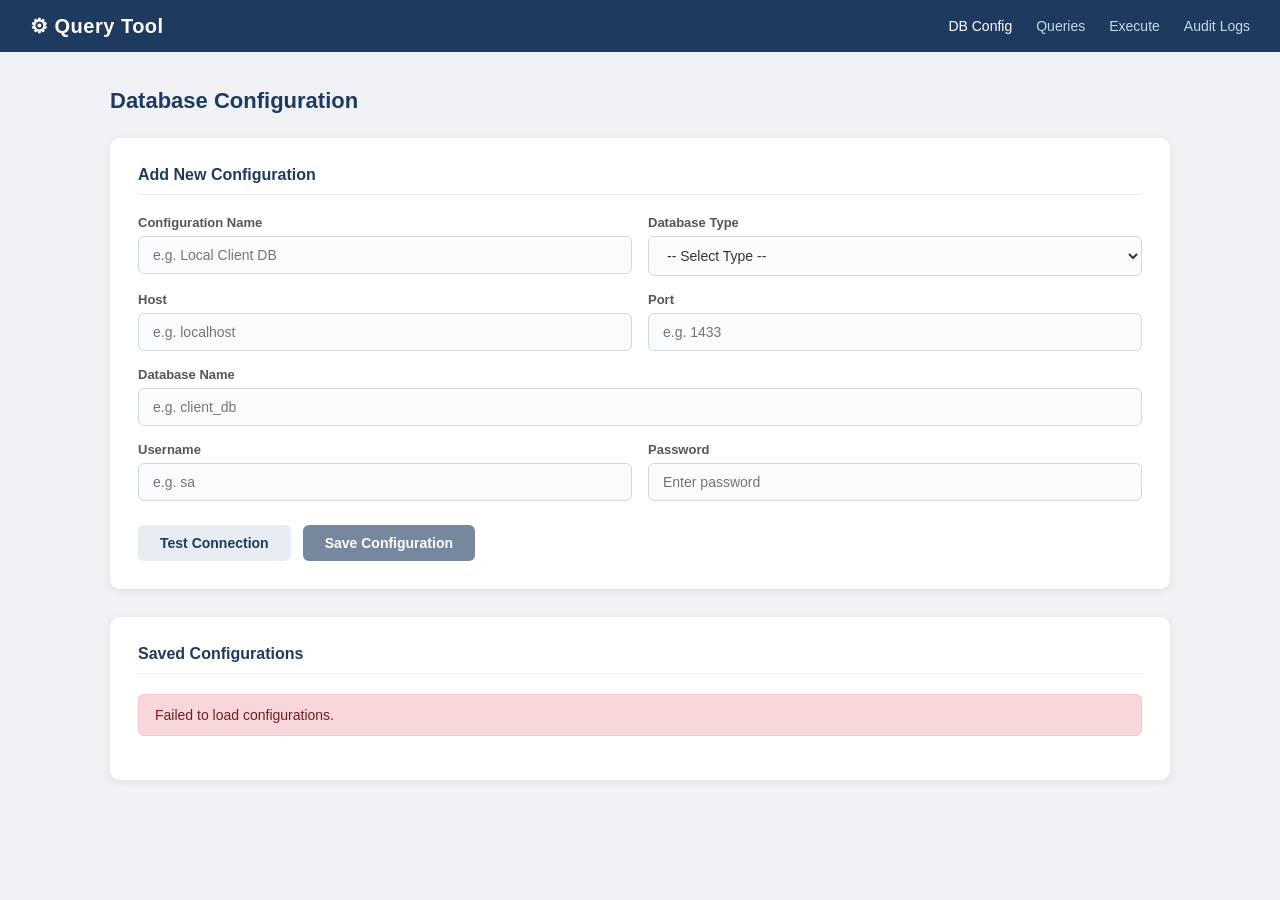
<file: Frontend/index.html>
<!doctype html>
<html lang="en">
  <head>
    <meta charset="UTF-8" />
    <meta name="viewport" content="width=device-width, initial-scale=1.0" />
    <title>Query Tool — DB Config</title>
    <link rel="stylesheet" href="css/style.css" />
  </head>
  <body>
    <!-- ── Navbar ── -->
    <nav class="navbar">
      <a href="index.html" class="brand">⚙ Query Tool</a>
      <ul class="nav-links">
        <li><a href="index.html" class="active">DB Config</a></li>
        <li><a href="query-management.html">Queries</a></li>
        <li><a href="query-execution.html">Execute</a></li>
        <li><a href="audit-logs.html">Audit Logs</a></li>
      </ul>
    </nav>

    <!-- ── Page Content ── -->
    <div class="container">
      <h1 class="page-title">Database Configuration</h1>

      <!-- ── Add Config Form Card ── -->
      <div class="card">
        <h2 class="card-title">Add New Configuration</h2>

        <!-- Alert Box -->
        <div id="formAlert" class="alert"></div>

        <div class="form-row">
          <div class="form-group">
            <label for="dbName">Configuration Name</label>
            <input type="text" id="dbName" placeholder="e.g. Local Client DB" />
          </div>
          <div class="form-group">
            <label for="dbType">Database Type</label>
            <select id="dbType">
              <option value="">-- Select Type --</option>
              <option value="MSSQL">MSSQL</option>
              <option value="MYSQL">MySQL</option>
              <option value="POSTGRESQL">PostgreSQL</option>
            </select>
          </div>
        </div>

        <div class="form-row">
          <div class="form-group">
            <label for="host">Host</label>
            <input type="text" id="host" placeholder="e.g. localhost" />
          </div>
          <div class="form-group">
            <label for="port">Port</label>
            <input type="number" id="port" placeholder="e.g. 1433" />
          </div>
        </div>

        <div class="form-group">
          <label for="databaseName">Database Name</label>
          <input type="text" id="databaseName" placeholder="e.g. client_db" />
        </div>

        <div class="form-row">
          <div class="form-group">
            <label for="username">Username</label>
            <input type="text" id="username" placeholder="e.g. sa" />
          </div>
          <div class="form-group">
            <label for="password">Password</label>
            <input type="password" id="password" placeholder="Enter password" />
          </div>
        </div>

        <!-- Buttons -->
        <div class="btn-group">
          <button class="btn btn-secondary" id="testBtn">
            Test Connection
          </button>
          <button class="btn btn-primary" id="saveBtn" disabled>
            Save Configuration
          </button>
        </div>
      </div>

      <!-- ── Saved Configurations Table Card ── -->
      <div class="card">
        <h2 class="card-title">Saved Configurations</h2>

        <!-- Alert Box -->
        <div id="tableAlert" class="alert"></div>

        <!-- Spinner -->
        <div id="tableSpinner" class="spinner">Loading configurations...</div>

        <!-- Table -->
        <div class="table-wrapper" id="tableWrapper">
          <table>
            <thead>
              <tr>
                <th>#</th>
                <th>Config Name</th>
                <th>DB Type</th>
                <th>Host</th>
                <th>Port</th>
                <th>Database</th>
                <th>Username</th>
                <th>Created At</th>
                <th>Action</th>
              </tr>
            </thead>
            <tbody id="configTableBody">
              <!-- Filled by db-config.js -->
            </tbody>
          </table>
        </div>

        <!-- Empty State -->
        <div id="emptyState" class="empty-state" style="display: none">
          No configurations saved yet. Add one above.
        </div>
      </div>
    </div>

    <script src="js/api.js"></script>
    <script src="js/db-config.js"></script>
  </body>
</html>
</file>
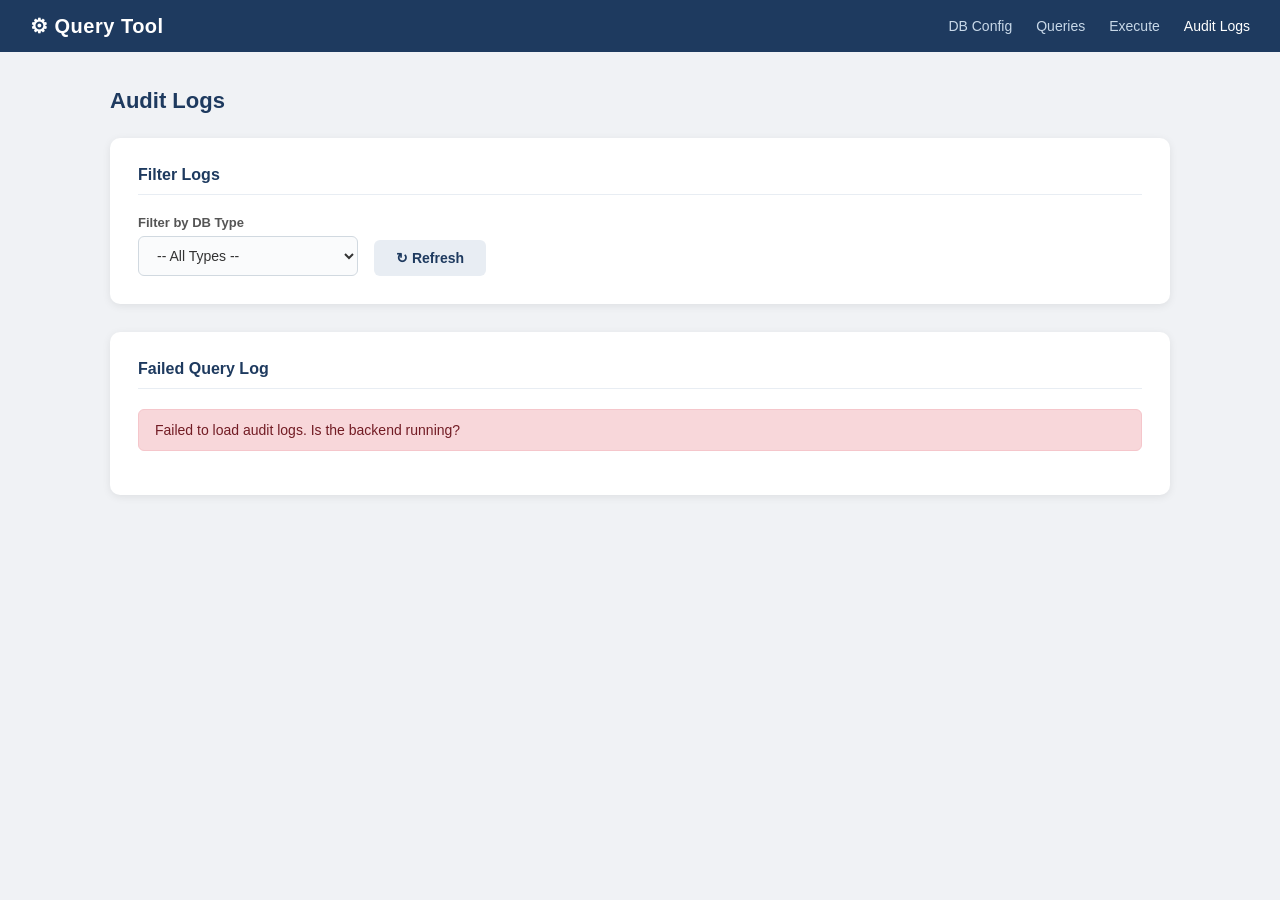
<file: Frontend/audit-logs.html>
<!doctype html>
<html lang="en">
  <head>
    <meta charset="UTF-8" />
    <meta name="viewport" content="width=device-width, initial-scale=1.0" />
    <title>Query Tool — Audit Logs</title>
    <link rel="stylesheet" href="css/style.css" />
  </head>
  <body>
    <!-- ── Navbar ── -->
    <nav class="navbar">
      <a href="index.html" class="brand">⚙ Query Tool</a>
      <ul class="nav-links">
        <li><a href="index.html">DB Config</a></li>
        <li><a href="query-management.html">Queries</a></li>
        <li><a href="query-execution.html">Execute</a></li>
        <li><a href="audit-logs.html" class="active">Audit Logs</a></li>
      </ul>
    </nav>

    <!-- ── Page Content ── -->
    <div class="container">
      <h1 class="page-title">Audit Logs</h1>

      <!-- ── Filter + Summary Card ── -->
      <div class="card">
        <h2 class="card-title">Filter Logs</h2>

        <div
          style="
            display: flex;
            align-items: flex-end;
            gap: 16px;
            flex-wrap: wrap;
          "
        >
          <!-- Filter by DB Type -->
          <div class="form-group" style="margin-bottom: 0; min-width: 220px">
            <label for="filterDbType">Filter by DB Type</label>
            <select id="filterDbType">
              <option value="">-- All Types --</option>
              <!-- Populated dynamically -->
            </select>
          </div>

          <!-- Refresh Button -->
          <button
            class="btn btn-secondary"
            id="refreshBtn"
            style="margin-bottom: 0"
          >
            ↻ Refresh
          </button>
        </div>
      </div>

      <!-- ── Logs Table Card ── -->
      <div class="card">
        <h2 class="card-title">Failed Query Log</h2>

        <!-- Summary Bar -->
        <div
          id="logSummary"
          style="
            font-size: 13px;
            color: #555;
            margin-bottom: 16px;
            display: none;
          "
        ></div>

        <!-- Alert Box -->
        <div id="tableAlert" class="alert"></div>

        <!-- Spinner -->
        <div id="tableSpinner" class="spinner">Loading audit logs...</div>

        <!-- Table -->
        <div class="table-wrapper" id="tableWrapper" style="display: none">
          <table>
            <thead>
              <tr>
                <th>#</th>
                <th>Timestamp</th>
                <th>DB Type</th>
                <th>Query Text</th>
                <th>Error Message</th>
              </tr>
            </thead>
            <tbody id="logsTableBody">
              <!-- Filled by audit-logs.js -->
            </tbody>
          </table>
        </div>

        <!-- Empty State -->
        <div id="emptyState" class="empty-state" style="display: none">
          <div style="font-size: 32px; margin-bottom: 12px">✅</div>
          <div>No failures logged. Everything is running clean.</div>
        </div>
      </div>
    </div>

    <!-- ── Query Text Modal ── -->
    <div
      id="modalOverlay"
      style="
        display: none;
        position: fixed;
        inset: 0;
        background: rgba(0, 0, 0, 0.5);
        z-index: 100;
        justify-content: center;
        align-items: center;
      "
    >
      <div
        style="
          background: #fff;
          border-radius: 10px;
          padding: 28px;
          max-width: 640px;
          width: 90%;
          box-shadow: 0 8px 32px rgba(0, 0, 0, 0.18);
        "
      >
        <div
          style="
            display: flex;
            justify-content: space-between;
            align-items: center;
            margin-bottom: 16px;
          "
        >
          <h3 style="font-size: 16px; color: #1e3a5f; font-weight: 700">
            Full Query Text
          </h3>
          <button
            onclick="closeModal()"
            style="
              background: none;
              border: none;
              font-size: 20px;
              cursor: pointer;
              color: #888;
              line-height: 1;
            "
          >
            ✕
          </button>
        </div>
        <pre
          id="modalQueryText"
          style="
            background: #f0f2f5;
            border: 1px solid #d1d9e0;
            border-radius: 6px;
            padding: 14px 16px;
            font-family: &quot;Courier New&quot;, monospace;
            font-size: 13px;
            color: #1e3a5f;
            white-space: pre-wrap;
            word-break: break-word;
            margin-bottom: 16px;
            max-height: 300px;
            overflow-y: auto;
          "
        ></pre>
        <div style="text-align: right">
          <button class="btn btn-secondary" onclick="closeModal()">
            Close
          </button>
        </div>
      </div>
    </div>

    <script src="js/api.js"></script>
    <script src="js/audit-logs.js"></script>
  </body>
</html>
</file>
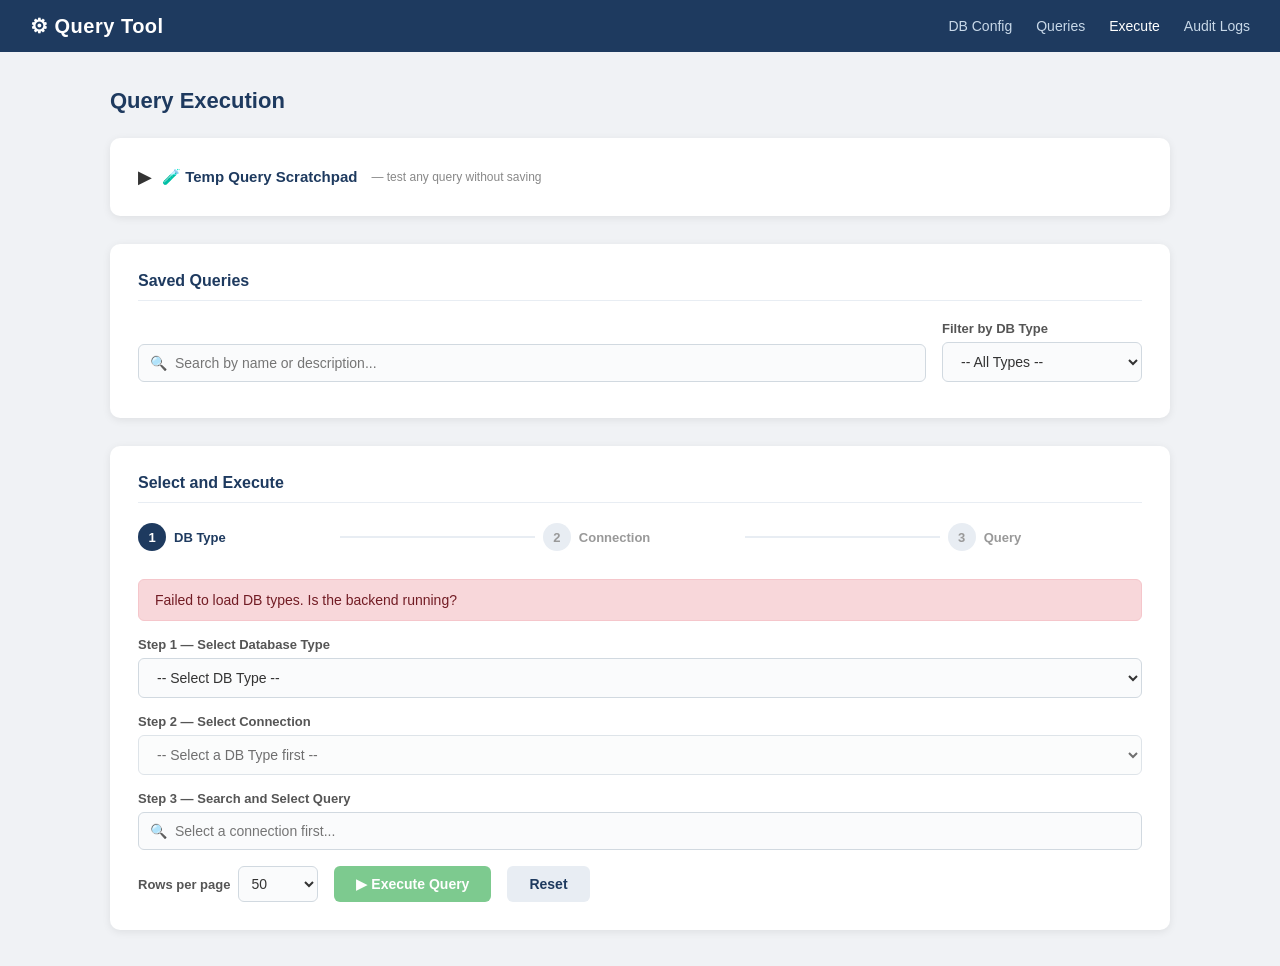
<file: Frontend/query-execution.html>
<!doctype html>
<html lang="en">
  <head>
    <meta charset="UTF-8" />
    <meta name="viewport" content="width=device-width, initial-scale=1.0" />
    <title>Query Tool — Execute Query</title>
    <link rel="stylesheet" href="css/style.css" />
    <style>
      /* ── Scratchpad ── */
      .scratchpad-toggle {
        display: flex;
        align-items: center;
        gap: 10px;
        cursor: pointer;
        user-select: none;
        margin-bottom: 0;
      }

      .scratchpad-toggle .toggle-icon {
        font-size: 18px;
        transition: transform 0.2s;
      }

      .scratchpad-toggle.open .toggle-icon {
        transform: rotate(90deg);
      }

      .scratchpad-body {
        display: none;
        margin-top: 20px;
        padding-top: 20px;
        border-top: 1px solid #e8edf3;
      }

      .scratchpad-body.open {
        display: block;
      }

      /* ── Live Search ── */
      .search-wrapper {
        position: relative;
      }

      .search-wrapper input {
        width: 100%;
        padding: 10px 14px 10px 36px;
        border: 1px solid #d1d9e0;
        border-radius: 6px;
        font-size: 14px;
        color: #333;
        background-color: #fafbfc;
        outline: none;
        transition: border-color 0.2s;
      }

      .search-wrapper input:focus {
        border-color: #1e3a5f;
        background-color: #fff;
      }

      .search-wrapper .search-icon {
        position: absolute;
        left: 12px;
        top: 50%;
        transform: translateY(-50%);
        color: #999;
        font-size: 14px;
        pointer-events: none;
      }

      .search-results {
        display: none;
        position: absolute;
        top: calc(100% + 4px);
        left: 0;
        right: 0;
        background: #fff;
        border: 1px solid #d1d9e0;
        border-radius: 6px;
        box-shadow: 0 4px 16px rgba(0, 0, 0, 0.1);
        z-index: 50;
        max-height: 240px;
        overflow-y: auto;
      }

      .search-results.open {
        display: block;
      }

      .search-result-item {
        padding: 10px 14px;
        cursor: pointer;
        font-size: 13px;
        border-bottom: 1px solid #f0f2f5;
        transition: background 0.15s;
      }

      .search-result-item:last-child {
        border-bottom: none;
      }

      .search-result-item:hover,
      .search-result-item.highlighted {
        background-color: #f0f4f8;
      }

      .search-result-item .query-name {
        font-weight: 600;
        color: #1e3a5f;
      }

      .search-result-item .query-desc {
        font-size: 12px;
        color: #888;
        margin-top: 2px;
      }

      .search-result-item .highlight {
        background-color: #fff3cd;
        border-radius: 2px;
        padding: 0 1px;
      }

      .search-no-results {
        padding: 14px;
        font-size: 13px;
        color: #888;
        text-align: center;
      }

      /* ── Step Indicators ── */
      .steps {
        display: flex;
        align-items: center;
        gap: 0;
        margin-bottom: 28px;
      }

      .step {
        display: flex;
        align-items: center;
        gap: 8px;
        flex: 1;
      }

      .step-circle {
        width: 28px;
        height: 28px;
        border-radius: 50%;
        background: #e8edf3;
        color: #999;
        font-size: 13px;
        font-weight: 700;
        display: flex;
        align-items: center;
        justify-content: center;
        flex-shrink: 0;
        transition:
          background 0.2s,
          color 0.2s;
      }

      .step.active .step-circle {
        background: #1e3a5f;
        color: #fff;
      }

      .step.done .step-circle {
        background: #28a745;
        color: #fff;
      }

      .step-label {
        font-size: 13px;
        font-weight: 600;
        color: #999;
        transition: color 0.2s;
      }

      .step.active .step-label,
      .step.done .step-label {
        color: #1e3a5f;
      }

      .step-line {
        flex: 1;
        height: 2px;
        background: #e8edf3;
        margin: 0 8px;
        transition: background 0.2s;
      }

      .step-line.done {
        background: #28a745;
      }

      /* ── Selected Query Badge ── */
      .selected-query-badge {
        display: none;
        align-items: center;
        gap: 10px;
        background: #f0f4f8;
        border: 1px solid #d1d9e0;
        border-radius: 6px;
        padding: 10px 14px;
        margin-top: 8px;
        font-size: 13px;
      }

      .selected-query-badge.show {
        display: flex;
      }

      .selected-query-badge .badge-name {
        font-weight: 700;
        color: #1e3a5f;
      }

      .selected-query-badge .badge-clear {
        margin-left: auto;
        background: none;
        border: none;
        color: #888;
        cursor: pointer;
        font-size: 16px;
        line-height: 1;
      }

      .selected-query-badge .badge-clear:hover {
        color: #dc3545;
      }
    </style>
  </head>
  <body>
    <!-- ── Navbar ── -->
    <nav class="navbar">
      <a href="index.html" class="brand">⚙ Query Tool</a>
      <ul class="nav-links">
        <li><a href="index.html">DB Config</a></li>
        <li><a href="query-management.html">Queries</a></li>
        <li><a href="query-execution.html" class="active">Execute</a></li>
        <li><a href="audit-logs.html">Audit Logs</a></li>
      </ul>
    </nav>

    <div class="container">
      <h1 class="page-title">Query Execution</h1>

      <!-- ── Scratchpad Card (Temp Query Testing) ── -->
      <div class="card">
        <div class="scratchpad-toggle" id="scratchpadToggle">
          <span class="toggle-icon">▶</span>
          <span style="font-size: 15px; font-weight: 700; color: #1e3a5f">
            🧪 Temp Query Scratchpad
          </span>
          <span style="font-size: 12px; color: #888; margin-left: 4px">
            — test any query without saving
          </span>
        </div>

        <div class="scratchpad-body" id="scratchpadBody">
          <div id="scratchpadAlert" class="alert"></div>

          <div class="form-row">
            <div class="form-group">
              <label for="scratchDbType">Database Type</label>
              <select id="scratchDbType">
                <option value="">-- Select DB Type --</option>
              </select>
            </div>
            <div class="form-group">
              <label for="scratchConnection">Connection</label>
              <select id="scratchConnection" disabled>
                <option value="">-- Select DB Type first --</option>
              </select>
            </div>
          </div>

          <div class="form-group">
            <label for="scratchQuery">SQL Query</label>
            <textarea
              id="scratchQuery"
              rows="4"
              placeholder="e.g. SELECT * FROM employees WHERE department = 'Engineering'"
            ></textarea>
          </div>

          <div
            style="
              display: flex;
              align-items: center;
              gap: 12px;
              flex-wrap: wrap;
            "
          >
            <button class="btn btn-success" id="scratchRunBtn" disabled>
              ▶ Run Temp Query
            </button>
            <button class="btn btn-secondary" id="scratchClearBtn">
              Clear
            </button>
            <div
              class="form-group"
              style="margin: 0; display: flex; align-items: center; gap: 8px"
            >
              <label style="margin: 0; white-space: nowrap"
                >Rows per page</label
              >
              <select id="scratchPageSize" style="width: 80px; padding: 8px">
                <option value="10">10</option>
                <option value="25">25</option>
                <option value="50" selected>50</option>
                <option value="100">100</option>
              </select>
            </div>
          </div>

          <!-- Scratchpad Results -->
          <div id="scratchResultsArea" style="margin-top: 20px; display: none">
            <div
              id="scratchSummary"
              style="font-size: 13px; color: #555; margin-bottom: 12px"
            ></div>
            <div id="scratchSpinner" class="spinner">Running query...</div>
            <div
              class="table-wrapper"
              id="scratchTableWrapper"
              style="display: none"
            >
              <table>
                <thead id="scratchTableHead"></thead>
                <tbody id="scratchTableBody"></tbody>
              </table>
            </div>
            <div
              id="scratchEmptyState"
              class="empty-state"
              style="display: none"
            >
              Query returned no results.
            </div>
            <div
              class="pagination"
              id="scratchPagination"
              style="display: none"
            >
              <button id="scratchPrevBtn" disabled>← Prev</button>
              <span id="scratchPageInfo"></span>
              <button id="scratchNextBtn">Next →</button>
            </div>
          </div>
        </div>
      </div>
      <!-- ── Saved Queries Card ── -->
      <div class="card">
        <h2 class="card-title">Saved Queries</h2>

        <!-- Live Search + Filter Row -->
        <div
          style="
            display: flex;
            gap: 16px;
            align-items: flex-end;
            flex-wrap: wrap;
            margin-bottom: 8px;
          "
        >
          <div
            class="search-wrapper"
            style="flex: 1; min-width: 220px; margin-bottom: 0"
          >
            <span class="search-icon">🔍</span>
            <input
              type="text"
              id="searchInput"
              placeholder="Search by name or description..."
              autocomplete="off"
            />
          </div>
          <div class="form-group" style="margin: 0; min-width: 200px">
            <label for="filterDbType">Filter by DB Type</label>
            <select id="filterDbType">
              <option value="">-- All Types --</option>
            </select>
          </div>
        </div>

        <div class="search-count" id="searchCount"></div>

        <div id="tableAlert" class="alert"></div>
        <div id="tableSpinner" class="spinner">Loading queries...</div>

        <div class="table-wrapper" id="tableWrapper" style="display: none">
          <table>
            <thead>
              <tr>
                <th>#</th>
                <th>Name</th>
                <th>Description</th>
                <th>DB Type</th>
                <th>Query Preview</th>
                <th>Created At</th>
                <th>Action</th>
              </tr>
            </thead>
            <tbody id="queryTableBody"></tbody>
          </table>
        </div>

        <div id="emptyState" class="empty-state" style="display: none">
          No queries found.
        </div>
      </div>
      <!-- ── Main Execution Card ── -->
      <div class="card">
        <h2 class="card-title">Select and Execute</h2>

        <!-- Step Indicators -->
        <div class="steps">
          <div class="step active" id="step1Indicator">
            <div class="step-circle">1</div>
            <div class="step-label">DB Type</div>
          </div>
          <div class="step-line" id="line1"></div>
          <div class="step" id="step2Indicator">
            <div class="step-circle">2</div>
            <div class="step-label">Connection</div>
          </div>
          <div class="step-line" id="line2"></div>
          <div class="step" id="step3Indicator">
            <div class="step-circle">3</div>
            <div class="step-label">Query</div>
          </div>
        </div>

        <!-- Alert -->
        <div id="executionAlert" class="alert"></div>

        <!-- Step 1 — DB Type -->
        <div class="form-group">
          <label for="dbTypeSelect">Step 1 — Select Database Type</label>
          <select id="dbTypeSelect">
            <option value="">-- Select DB Type --</option>
          </select>
        </div>

        <!-- Step 2 — Connection -->
        <div class="form-group">
          <label for="connectionSelect">Step 2 — Select Connection</label>
          <select id="connectionSelect" disabled>
            <option value="">-- Select a DB Type first --</option>
          </select>
        </div>

        <!-- Step 3 — Query Search -->
        <div class="form-group">
          <label>Step 3 — Search and Select Query</label>
          <div class="search-wrapper" id="querySearchWrapper">
            <span class="search-icon">🔍</span>
            <input
              type="text"
              id="querySearchInput"
              placeholder="Select a connection first..."
              disabled
              autocomplete="off"
            />
            <div class="search-results" id="querySearchResults"></div>
          </div>

          <!-- Selected query badge -->
          <div class="selected-query-badge" id="selectedQueryBadge">
            <span>📄</span>
            <span class="badge-name" id="selectedQueryName"></span>
            <button
              class="badge-clear"
              id="clearQueryBtn"
              title="Clear selection"
            >
              ✕
            </button>
          </div>
        </div>

        <!-- Query Preview -->
        <div id="queryPreviewBox" style="display: none">
          <div class="form-group">
            <label>Query Preview</label>
            <div
              id="queryPreview"
              style="
                background: #f0f2f5;
                border: 1px solid #d1d9e0;
                border-radius: 6px;
                padding: 12px 16px;
                font-family: &quot;Courier New&quot;, monospace;
                font-size: 13px;
                color: #1e3a5f;
                white-space: pre-wrap;
                word-break: break-word;
              "
            ></div>
          </div>
          <div
            id="queryDescriptionText"
            style="
              font-size: 13px;
              color: #666;
              margin-bottom: 16px;
              font-style: italic;
            "
          ></div>
        </div>

        <!-- Page Size + Buttons -->
        <div
          style="
            display: flex;
            align-items: center;
            gap: 16px;
            flex-wrap: wrap;
            margin-top: 8px;
          "
        >
          <div
            class="form-group"
            style="margin: 0; display: flex; align-items: center; gap: 8px"
          >
            <label style="margin: 0; white-space: nowrap">Rows per page</label>
            <select id="pageSizeSelect" style="width: 80px; padding: 8px">
              <option value="10">10</option>
              <option value="25">25</option>
              <option value="50" selected>50</option>
              <option value="100">100</option>
            </select>
          </div>
          <button class="btn btn-success" id="executeBtn" disabled>
            ▶ Execute Query
          </button>
          <button class="btn btn-secondary" id="resetBtn">Reset</button>
        </div>
      </div>

      <!-- ── Results Card ── -->
      <div class="card" id="resultsCard" style="display: none">
        <h2 class="card-title">Query Results</h2>

        <div
          id="resultSummary"
          style="
            font-size: 13px;
            color: #555;
            margin-bottom: 16px;
            display: flex;
            gap: 24px;
            flex-wrap: wrap;
          "
        ></div>

        <div id="resultsSpinner" class="spinner">Executing query...</div>

        <div
          class="table-wrapper"
          id="resultsTableWrapper"
          style="display: none"
        >
          <table>
            <thead id="resultsTableHead"></thead>
            <tbody id="resultsTableBody"></tbody>
          </table>
        </div>

        <div id="resultsEmptyState" class="empty-state" style="display: none">
          Query returned no results.
        </div>

        <div class="pagination" id="pagination" style="display: none">
          <button id="prevBtn" disabled>← Prev</button>
          <span id="pageInfo"></span>
          <button id="nextBtn">Next →</button>
        </div>
      </div>
    </div>

    <script src="js/api.js"></script>
    <script src="js/query-execution.js"></script>
  </body>
</html>
</file>
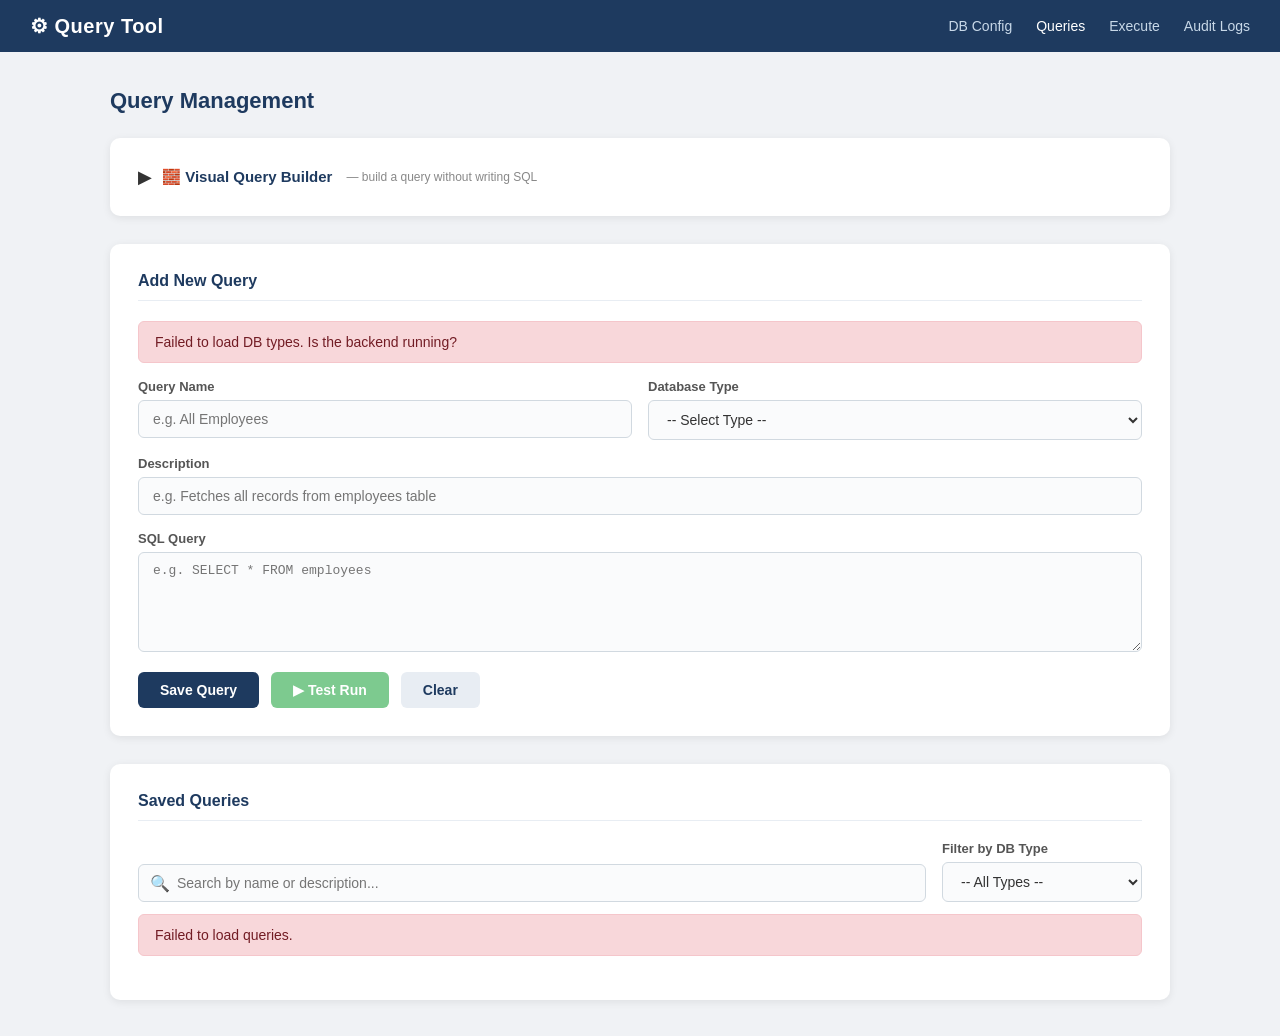
<file: Frontend/query-management.html>
<!doctype html>
<html lang="en">
  <head>
    <meta charset="UTF-8" />
    <meta name="viewport" content="width=device-width, initial-scale=1.0" />
    <title>Query Tool — Query Management</title>
    <link rel="stylesheet" href="css/style.css" />
    <style>
      /* ── Query Builder Panel ── */
      .builder-toggle {
        display: flex;
        align-items: center;
        gap: 10px;
        cursor: pointer;
        user-select: none;
      }

      .builder-toggle .toggle-icon {
        font-size: 18px;
        transition: transform 0.2s;
      }

      .builder-toggle.open .toggle-icon {
        transform: rotate(90deg);
      }

      .builder-body {
        display: none;
        margin-top: 20px;
        padding-top: 20px;
        border-top: 1px solid #e8edf3;
      }

      .builder-body.open {
        display: block;
      }

      /* ── Builder Steps ── */
      .builder-section {
        margin-bottom: 20px;
        padding: 16px;
        background: #f8fafc;
        border: 1px solid #e8edf3;
        border-radius: 8px;
      }

      .builder-section-title {
        font-size: 13px;
        font-weight: 700;
        color: #1e3a5f;
        margin-bottom: 12px;
        display: flex;
        align-items: center;
        gap: 8px;
      }

      .builder-section-badge {
        background: #1e3a5f;
        color: #fff;
        border-radius: 50%;
        width: 20px;
        height: 20px;
        font-size: 11px;
        display: inline-flex;
        align-items: center;
        justify-content: center;
        flex-shrink: 0;
      }

      /* ── Column Checkboxes ── */
      .column-checkboxes {
        display: flex;
        flex-wrap: wrap;
        gap: 8px;
        margin-top: 8px;
      }

      .column-checkbox-item {
        display: flex;
        align-items: center;
        gap: 6px;
        background: #fff;
        border: 1px solid #d1d9e0;
        border-radius: 6px;
        padding: 6px 12px;
        cursor: pointer;
        font-size: 13px;
        transition:
          border-color 0.15s,
          background 0.15s;
      }

      .column-checkbox-item:hover {
        border-color: #1e3a5f;
        background: #f0f4f8;
      }

      .column-checkbox-item input[type="checkbox"] {
        width: auto;
        margin: 0;
        cursor: pointer;
        accent-color: #1e3a5f;
      }

      /* ── JOIN Rows ── */
      .join-row {
        display: grid;
        grid-template-columns: 1fr 120px 1fr 1fr auto;
        gap: 8px;
        align-items: center;
        margin-bottom: 8px;
      }

      .join-row select,
      .join-row input {
        padding: 8px 10px;
        border: 1px solid #d1d9e0;
        border-radius: 6px;
        font-size: 13px;
        background: #fff;
        outline: none;
      }

      .join-row select:focus,
      .join-row input:focus {
        border-color: #1e3a5f;
      }

      /* ── WHERE Rows ── */
      .where-row {
        display: grid;
        grid-template-columns: 1fr 120px 1fr auto;
        gap: 8px;
        align-items: center;
        margin-bottom: 8px;
      }

      .where-row select,
      .where-row input {
        padding: 8px 10px;
        border: 1px solid #d1d9e0;
        border-radius: 6px;
        font-size: 13px;
        background: #fff;
        outline: none;
      }

      .where-row select:focus,
      .where-row input:focus {
        border-color: #1e3a5f;
      }

      .remove-btn {
        background: none;
        border: none;
        color: #dc3545;
        font-size: 18px;
        cursor: pointer;
        line-height: 1;
        padding: 4px;
        border-radius: 4px;
        transition: background 0.15s;
      }

      .remove-btn:hover {
        background: #fdecea;
      }

      .add-row-btn {
        background: none;
        border: 1px dashed #1e3a5f;
        color: #1e3a5f;
        border-radius: 6px;
        padding: 7px 16px;
        font-size: 13px;
        font-weight: 600;
        cursor: pointer;
        transition: background 0.15s;
        margin-top: 4px;
      }

      .add-row-btn:hover {
        background: #f0f4f8;
      }

      /* ── Generated SQL Preview ── */
      .generated-sql-box {
        background: #1e3a5f;
        border-radius: 8px;
        padding: 16px;
        font-family: "Courier New", monospace;
        font-size: 13px;
        color: #a8d8ea;
        white-space: pre-wrap;
        word-break: break-word;
        min-height: 60px;
        line-height: 1.6;
      }

      .generated-sql-box .sql-keyword {
        color: #ffd700;
        font-weight: 700;
      }
      .generated-sql-box .sql-column {
        color: #87ceeb;
      }

      /* ── Live Search ── */
      .search-wrapper {
        position: relative;
        margin-bottom: 20px;
      }

      .search-wrapper input {
        width: 100%;
        padding: 10px 14px 10px 38px;
        border: 1px solid #d1d9e0;
        border-radius: 6px;
        font-size: 14px;
        color: #333;
        background: #fafbfc;
        outline: none;
        transition: border-color 0.2s;
      }

      .search-wrapper input:focus {
        border-color: #1e3a5f;
        background: #fff;
      }

      .search-wrapper .search-icon {
        position: absolute;
        left: 12px;
        top: 50%;
        transform: translateY(-50%);
        color: #999;
        pointer-events: none;
      }

      .search-count {
        font-size: 12px;
        color: #888;
        margin-bottom: 12px;
      }

      .highlight {
        background: #fff3cd;
        border-radius: 2px;
        padding: 0 1px;
      }

      /* ── Test Run Results Area ── */
      .test-run-area {
        margin-top: 20px;
        padding-top: 20px;
        border-top: 2px dashed #d1d9e0;
      }

      .test-run-title {
        font-size: 14px;
        font-weight: 700;
        color: #1e3a5f;
        margin-bottom: 12px;
      }

      .test-run-summary {
        font-size: 13px;
        color: #555;
        margin-bottom: 12px;
        padding: 10px 14px;
        background: #d4edda;
        border: 1px solid #c3e6cb;
        border-radius: 6px;
        display: none;
      }
    </style>
  </head>
  <body>
    <!-- ── Navbar ── -->
    <nav class="navbar">
      <a href="index.html" class="brand">⚙ Query Tool</a>
      <ul class="nav-links">
        <li><a href="index.html">DB Config</a></li>
        <li><a href="query-management.html" class="active">Queries</a></li>
        <li><a href="query-execution.html">Execute</a></li>
        <li><a href="audit-logs.html">Audit Logs</a></li>
      </ul>
    </nav>

    <div class="container">
      <h1 class="page-title">Query Management</h1>

      <!-- ── Query Builder Card ── -->
      <div class="card">
        <div class="builder-toggle" id="builderToggle">
          <span class="toggle-icon">▶</span>
          <span style="font-size: 15px; font-weight: 700; color: #1e3a5f">
            🧱 Visual Query Builder
          </span>
          <span style="font-size: 12px; color: #888; margin-left: 4px">
            — build a query without writing SQL
          </span>
        </div>

        <div class="builder-body" id="builderBody">
          <div id="builderAlert" class="alert"></div>

          <!-- Builder Step 1: Connection -->
          <div class="builder-section">
            <div class="builder-section-title">
              <span class="builder-section-badge">1</span>
              Select Connection
            </div>
            <div class="form-row">
              <div class="form-group" style="margin: 0">
                <label for="builderDbType">Database Type</label>
                <select id="builderDbType">
                  <option value="">-- Select DB Type --</option>
                </select>
              </div>
              <div class="form-group" style="margin: 0">
                <label for="builderConnection">Connection</label>
                <select id="builderConnection" disabled>
                  <option value="">-- Select DB Type first --</option>
                </select>
              </div>
            </div>
          </div>

          <!-- Builder Step 2: Table -->
          <div
            class="builder-section"
            id="builderStep2"
            style="opacity: 0.4; pointer-events: none"
          >
            <div class="builder-section-title">
              <span class="builder-section-badge">2</span>
              Select Table
            </div>
            <div class="form-group" style="margin: 0; max-width: 300px">
              <select id="builderTable">
                <option value="">-- Select a connection first --</option>
              </select>
            </div>
          </div>

          <!-- Builder Step 3: Columns -->
          <div
            class="builder-section"
            id="builderStep3"
            style="opacity: 0.4; pointer-events: none"
          >
            <div class="builder-section-title">
              <span class="builder-section-badge">3</span>
              Select Columns
              <span style="font-weight: 400; color: #888; font-size: 12px">
                (leave all unchecked to select *)
              </span>
            </div>
            <div class="column-checkboxes" id="columnCheckboxes">
              <span style="color: #888; font-size: 13px"
                >Select a table to see columns</span
              >
            </div>
          </div>

          <!-- Builder Step 4: JOIN (optional) -->
          <div
            class="builder-section"
            id="builderStep4"
            style="opacity: 0.4; pointer-events: none"
          >
            <div class="builder-section-title">
              <span class="builder-section-badge">4</span>
              Add JOIN
              <span style="font-weight: 400; color: #888; font-size: 12px"
                >(optional)</span
              >
            </div>
            <div id="joinRows"></div>
            <button class="add-row-btn" id="addJoinBtn">+ Add JOIN</button>
          </div>

          <!-- Builder Step 5: WHERE conditions (optional) -->
          <div
            class="builder-section"
            id="builderStep5"
            style="opacity: 0.4; pointer-events: none"
          >
            <div class="builder-section-title">
              <span class="builder-section-badge">5</span>
              Add WHERE Conditions
              <span style="font-weight: 400; color: #888; font-size: 12px"
                >(optional)</span
              >
            </div>
            <div id="whereRows"></div>
            <button class="add-row-btn" id="addWhereBtn">
              + Add Condition
            </button>
          </div>

          <!-- Generated SQL Preview -->
          <div
            class="builder-section"
            id="builderStep6"
            style="opacity: 0.4; pointer-events: none"
          >
            <div class="builder-section-title">
              <span class="builder-section-badge">6</span>
              Generated SQL
            </div>
            <div class="generated-sql-box" id="generatedSql">
              Select a table to generate SQL...
            </div>
            <div class="btn-group" style="margin-top: 14px">
              <button class="btn btn-primary" id="useQueryBtn">
                ✓ Use This Query
              </button>
              <button class="btn btn-secondary" id="resetBuilderBtn">
                Reset Builder
              </button>
            </div>
          </div>
        </div>
      </div>

      <!-- ── Add Query Form Card ── -->
      <div class="card">
        <h2 class="card-title">Add New Query</h2>
        <div id="formAlert" class="alert"></div>

        <div class="form-row">
          <div class="form-group">
            <label for="queryName">Query Name</label>
            <input
              type="text"
              id="queryName"
              placeholder="e.g. All Employees"
            />
          </div>
          <div class="form-group">
            <label for="dbType">Database Type</label>
            <select id="dbType">
              <option value="">-- Select Type --</option>
            </select>
          </div>

          <!-- ── Test Connection Selector (shown when DB type is selected) ── -->
          <div
            class="form-group"
            id="testConnectionGroup"
            style="display: none"
            style="grid-auto-flow: column"
          >
            <label for="testConnection">
              Test Connection
              <span style="color: #888; font-weight: 400; font-size: 12px">
                — required for test run
              </span>
            </label>
            <select id="testConnection">
              <option value="">-- Select Connection --</option>
            </select>
          </div>
        </div>

        <div class="form-group">
          <label for="description">Description</label>
          <input
            type="text"
            id="description"
            placeholder="e.g. Fetches all records from employees table"
          />
        </div>

        <div class="form-group">
          <label for="queryText">SQL Query</label>
          <textarea
            id="queryText"
            rows="5"
            placeholder="e.g. SELECT * FROM employees"
          ></textarea>
        </div>

        <!-- ── Buttons ── -->
        <div class="btn-group">
          <button class="btn btn-primary" id="saveQueryBtn">Save Query</button>
          <button class="btn btn-success" id="testRunBtn" disabled>
            ▶ Test Run
          </button>
          <button class="btn btn-secondary" id="clearBtn">Clear</button>
        </div>

        <!-- ── Test Run Results ── -->
        <div class="test-run-area" id="testRunArea" style="display: none">
          <div class="test-run-title">🧪 Test Run Results</div>

          <div id="testRunAlert" class="alert"></div>
          <div id="testRunSpinner" class="spinner">Running test query...</div>

          <div class="test-run-summary" id="testRunSummary"></div>

          <div
            class="table-wrapper"
            id="testRunTableWrapper"
            style="display: none"
          >
            <table>
              <thead id="testRunTableHead"></thead>
              <tbody id="testRunTableBody"></tbody>
            </table>
          </div>

          <div id="testRunEmptyState" class="empty-state" style="display: none">
            Query returned no results.
          </div>

          <div class="pagination" id="testRunPagination" style="display: none">
            <button id="testRunPrevBtn" disabled>← Prev</button>
            <span id="testRunPageInfo"></span>
            <button id="testRunNextBtn">Next →</button>
          </div>
        </div>
      </div>

      <!-- ── Saved Queries Card ── -->
      <div class="card">
        <h2 class="card-title">Saved Queries</h2>

        <!-- Live Search + Filter Row -->
        <div
          style="
            display: flex;
            gap: 16px;
            align-items: flex-end;
            flex-wrap: wrap;
            margin-bottom: 8px;
          "
        >
          <div
            class="search-wrapper"
            style="flex: 1; min-width: 220px; margin-bottom: 0"
          >
            <span class="search-icon">🔍</span>
            <input
              type="text"
              id="searchInput"
              placeholder="Search by name or description..."
              autocomplete="off"
            />
          </div>
          <div class="form-group" style="margin: 0; min-width: 200px">
            <label for="filterDbType">Filter by DB Type</label>
            <select id="filterDbType">
              <option value="">-- All Types --</option>
            </select>
          </div>
        </div>

        <div class="search-count" id="searchCount"></div>

        <div id="tableAlert" class="alert"></div>
        <div id="tableSpinner" class="spinner">Loading queries...</div>

        <div class="table-wrapper" id="tableWrapper" style="display: none">
          <table>
            <thead>
              <tr>
                <th>#</th>
                <th>Name</th>
                <th>Description</th>
                <th>DB Type</th>
                <th>Query Preview</th>
                <th>Created At</th>
                <th>Action</th>
              </tr>
            </thead>
            <tbody id="queryTableBody"></tbody>
          </table>
        </div>

        <div id="emptyState" class="empty-state" style="display: none">
          No queries found.
        </div>
      </div>
    </div>

    <script src="js/api.js"></script>
    <script src="js/query-management.js"></script>
  </body>
</html>
</file>
<file: Frontend/css/style.css>
/* ── Reset & Base ── */
* {
  margin: 0;
  padding: 0;
  box-sizing: border-box;
}

body {
  font-family: "Segoe UI", Tahoma, Geneva, Verdana, sans-serif;
  background-color: #f0f2f5;
  color: #333;
}

/* ── Navbar ── */
.navbar {
  background-color: #1e3a5f;
  padding: 14px 30px;
  display: flex;
  align-items: center;
  justify-content: space-between;
}

.navbar .brand {
  color: #ffffff;
  font-size: 20px;
  font-weight: 700;
  text-decoration: none;
  letter-spacing: 0.5px;
}

.navbar .nav-links {
  display: flex;
  gap: 24px;
  list-style: none;
}

.navbar .nav-links a {
  color: #c8d8e8;
  text-decoration: none;
  font-size: 14px;
  font-weight: 500;
  transition: color 0.2s;
}

.navbar .nav-links a:hover,
.navbar .nav-links a.active {
  color: #ffffff;
}

/* ── Page Container ── */
.container {
  max-width: 1100px;
  margin: 36px auto;
  padding: 0 20px;
}

/* ── Page Title ── */
.page-title {
  font-size: 22px;
  font-weight: 700;
  color: #1e3a5f;
  margin-bottom: 24px;
}

/* ── Card ── */
.card {
  background-color: #ffffff;
  border-radius: 10px;
  padding: 28px;
  box-shadow: 0 2px 8px rgba(0, 0, 0, 0.08);
  margin-bottom: 28px;
}

.card-title {
  font-size: 16px;
  font-weight: 600;
  color: #1e3a5f;
  margin-bottom: 20px;
  padding-bottom: 10px;
  border-bottom: 1px solid #e8edf3;
}

/* ── Form Elements ── */
.form-group {
  margin-bottom: 16px;
}

.form-group label {
  display: block;
  font-size: 13px;
  font-weight: 600;
  color: #555;
  margin-bottom: 6px;
}

.form-group input,
.form-group select,
.form-group textarea {
  width: 100%;
  padding: 10px 14px;
  border: 1px solid #d1d9e0;
  border-radius: 6px;
  font-size: 14px;
  color: #333;
  background-color: #fafbfc;
  transition: border-color 0.2s;
  outline: none;
}

.form-group input:focus,
.form-group select:focus,
.form-group textarea:focus {
  border-color: #1e3a5f;
  background-color: #fff;
}

.form-group textarea {
  resize: vertical;
  min-height: 100px;
  font-family: "Courier New", monospace;
  font-size: 13px;
}

/* ── Form Row (side by side fields) ── */
.form-row {
  display: grid;
  grid-template-columns: 1fr 1fr;
  gap: 16px;
}

/* ── Buttons ── */
.btn {
  padding: 10px 22px;
  border: none;
  border-radius: 6px;
  font-size: 14px;
  font-weight: 600;
  cursor: pointer;
  transition:
    background-color 0.2s,
    opacity 0.2s;
}

.btn:disabled {
  opacity: 0.6;
  cursor: not-allowed;
}

.btn-primary {
  background-color: #1e3a5f;
  color: #ffffff;
}

.btn-primary:hover:not(:disabled) {
  background-color: #162d4a;
}

.btn-secondary {
  background-color: #e8edf3;
  color: #1e3a5f;
}

.btn-secondary:hover:not(:disabled) {
  background-color: #d8e0ea;
}

.btn-danger {
  background-color: #dc3545;
  color: #ffffff;
}

.btn-danger:hover:not(:disabled) {
  background-color: #c82333;
}

.btn-success {
  background-color: #28a745;
  color: #ffffff;
}

.btn-success:hover:not(:disabled) {
  background-color: #218838;
}

.btn-group {
  display: flex;
  gap: 12px;
  margin-top: 8px;
}

/* ── Alerts ── */
.alert {
  padding: 12px 16px;
  border-radius: 6px;
  font-size: 14px;
  margin-bottom: 16px;
  display: none; /* hidden by default, shown via JS */
}

.alert.show {
  display: block;
}

.alert-success {
  background-color: #d4edda;
  color: #155724;
  border: 1px solid #c3e6cb;
}

.alert-error {
  background-color: #f8d7da;
  color: #721c24;
  border: 1px solid #f5c6cb;
}

.alert-info {
  background-color: #d1ecf1;
  color: #0c5460;
  border: 1px solid #bee5eb;
}

/* ── Table ── */
.table-wrapper {
  overflow-x: auto;
  border-radius: 8px;
  border: 1px solid #e8edf3;
}

table {
  width: 100%;
  border-collapse: collapse;
  font-size: 13px;
}

thead {
  background-color: #1e3a5f;
  color: #ffffff;
}

thead th {
  padding: 12px 16px;
  text-align: left;
  font-weight: 600;
  white-space: nowrap;
}

tbody tr {
  border-bottom: 1px solid #e8edf3;
  transition: background-color 0.15s;
}

tbody tr:hover {
  background-color: #f5f8fb;
}

tbody td {
  padding: 11px 16px;
  color: #444;
}

tbody tr:last-child {
  border-bottom: none;
}

/* ── Pagination ── */
.pagination {
  display: flex;
  align-items: center;
  justify-content: flex-end;
  gap: 12px;
  margin-top: 16px;
  font-size: 13px;
  color: #555;
}

.pagination button {
  padding: 6px 16px;
  border: 1px solid #d1d9e0;
  border-radius: 6px;
  background-color: #fff;
  color: #1e3a5f;
  font-size: 13px;
  font-weight: 600;
  cursor: pointer;
  transition: background-color 0.2s;
}

.pagination button:hover:not(:disabled) {
  background-color: #e8edf3;
}

.pagination button:disabled {
  opacity: 0.4;
  cursor: not-allowed;
}

/* ── Empty State ── */
.empty-state {
  text-align: center;
  padding: 48px 20px;
  color: #888;
  font-size: 14px;
}

/* ── Loading Spinner ── */
.spinner {
  display: none;
  text-align: center;
  padding: 24px;
  color: #888;
  font-size: 14px;
}

.spinner.show {
  display: block;
}

/* ── Badge ── */
.badge {
  display: inline-block;
  padding: 3px 10px;
  border-radius: 12px;
  font-size: 12px;
  font-weight: 600;
}

.badge-success {
  background-color: #d4edda;
  color: #155724;
}

.badge-error {
  background-color: #f8d7da;
  color: #721c24;
}

.badge-info {
  background-color: #d1ecf1;
  color: #0c5460;
}
</file>
